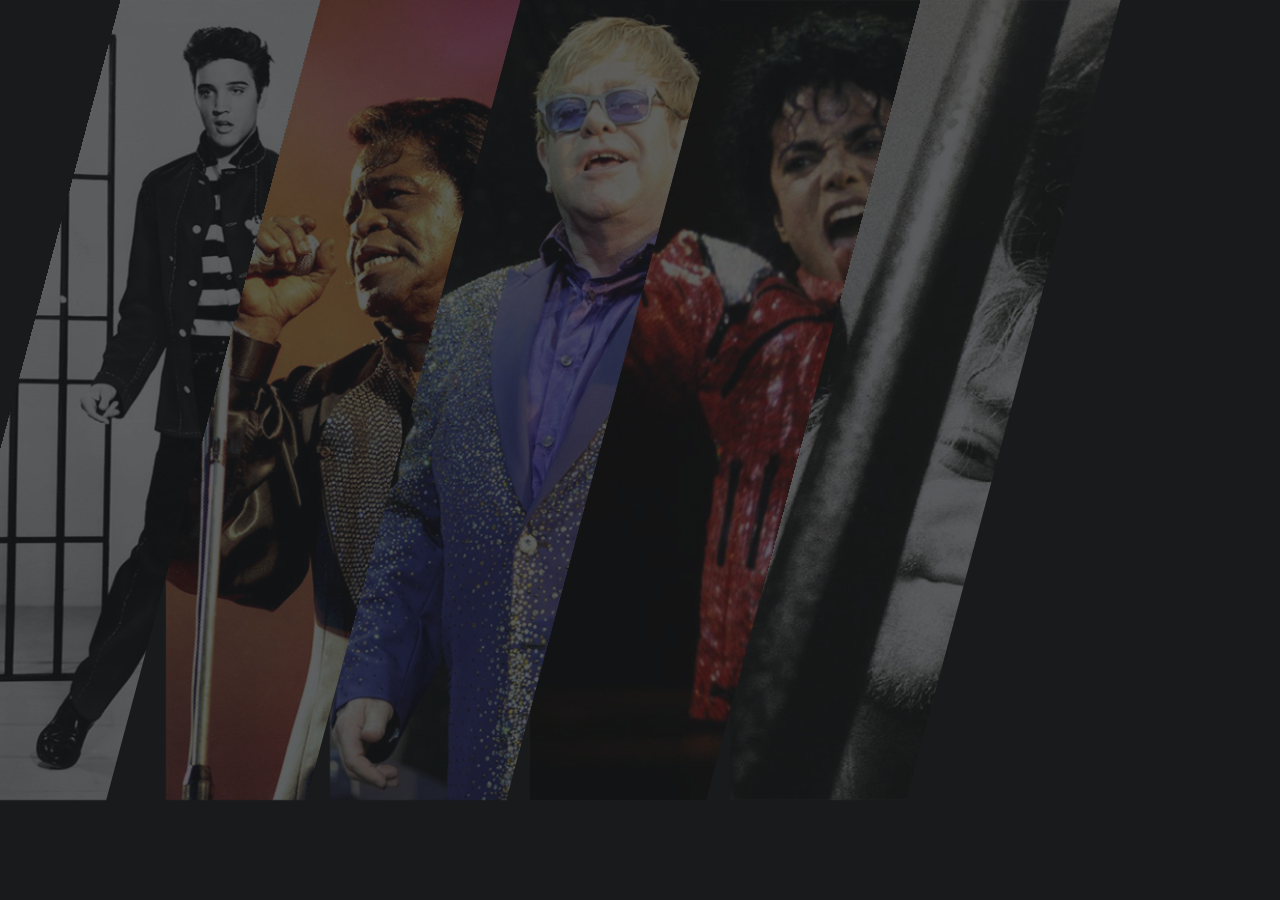
<file: index.html>
<!DOCTYPE html>
<html lang="en">
<head>
    <title>Timusic</title>
    <meta charset="UTF-8">
    <meta name="description" content="Timeline Social Network">
    <meta name="keywords" content="HTML,CSS,JavaScript, PHP, MySQL">
    <meta name="author" content="Timusic">
    <meta name="viewport" content="width=device-width, initial-scale=1.0">
    <link rel="stylesheet" href="assets/css/reset.css">
    <link rel="stylesheet" href="assets/css/style.css">
</head>
<body>
<div class="container">
    <div id="scene" class="scene">
        <div class="layer" data-depth="1.00">
            <!--BLOCK 1950-->
            <a href="#">
                <div class="block border">
                    <div class="block-1"></div>
                </div>
            </a>
            <!--END OF BLOCK 1950-->
            <!--BLOCK 1960-->
            <a href="#">
                <div class="block border">
                    <div class="block-2"></div>
                </div>
            </a>
            <!--END OF BLOCK 1960-->
            <!--BLOCK 1970-->
            <a href="#">
                <div class="block border">
                    <div class="block-3"></div>
                </div>
            </a>
            <!--END OF BLOCK 1970-->
            <!--BLOCK 1980-->
            <a href="#">
                <div class="block border">
                    <div class="block-4"></div>
                </div>
            </a>
            <!--END OF BLOCK 1980-->
            <!--BLOCK 1990-->
            <a href="#">
                <div class="block border">
                    <div class="block-5"></div>
                </div>
            </a>
            <!--END OF BLOCK 1990-->
        </div>
        <!--END OF DIV LAYER-->
    </div>
    <!--END OF DIV SCENE-->
</div>
<!--END OF DIV CONTAINER-->

<script src="https://code.jquery.com/jquery-3.0.0.min.js"></script>
<script src="assets/js/parallax.js"></script>
<script>
    var scene = document.getElementById('scene');
    var parallax = new Parallax(scene);
</script>
<script>
    $('.block-1')
            .on('click', function () {
                $('.block-1').css({
                    'background': 'black',
                    'width': '100%'
                });
            });
</script>
</body>
</html>
</file>
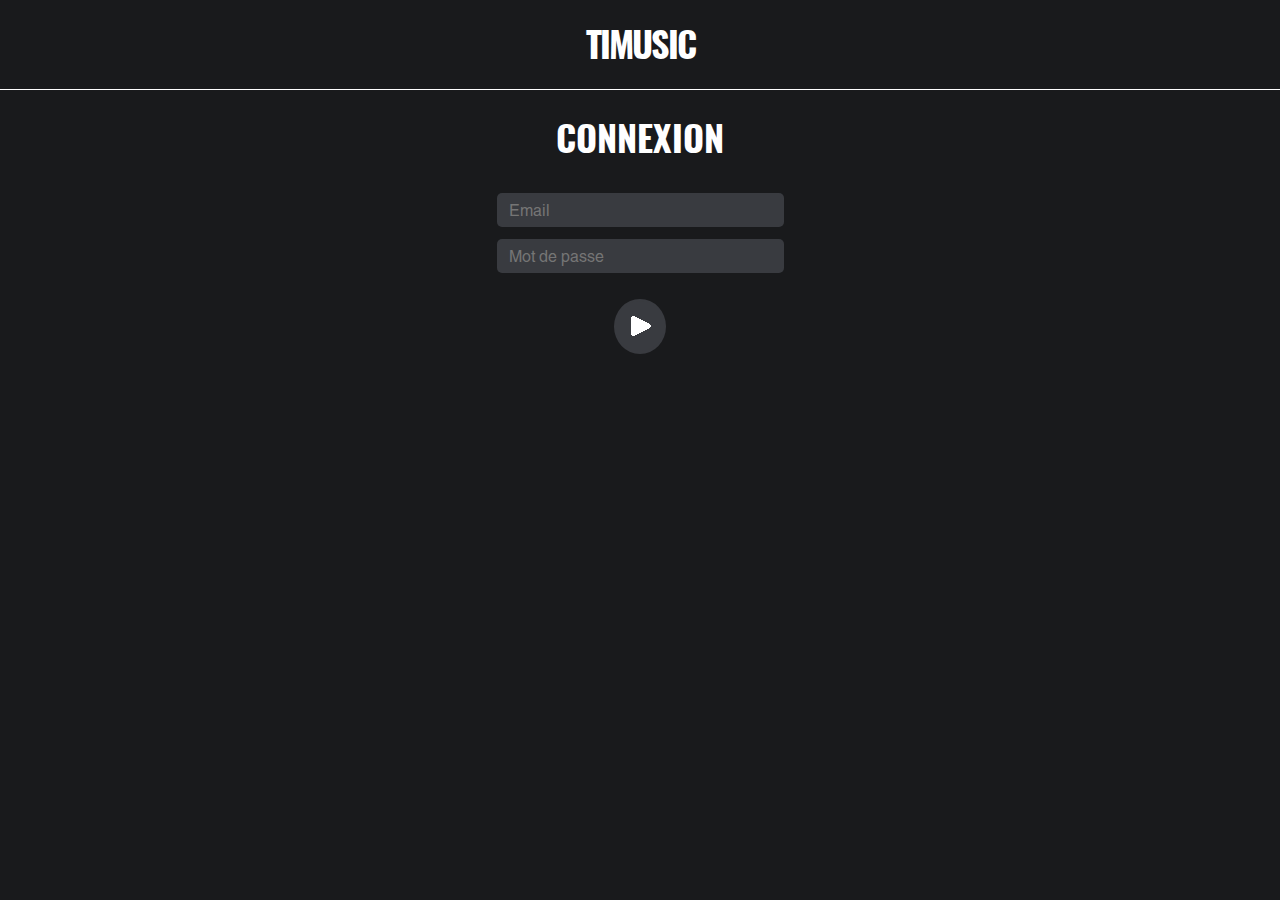
<file: connection.html>
<!DOCTYPE html>
<html lang="en">
<head>
    <meta charset="UTF-8">
    <title>Timusic - Connexion</title>
    <meta charset="UTF-8">
    <meta name="description" content="Timeline Social Network">
    <meta name="keywords" content="HTML,CSS,JavaScript, PHP, MySQL">
    <meta name="author" content="Timusic">
    <meta name="viewport" content="width=device-width, initial-scale=1.0">
    <link rel="stylesheet" href="assets/css/reset.css">
    <link rel="stylesheet" href="assets/css/style.css">
</head>
<body>
<header>
    <h1>Timusic</h1>
</header>
<section class="connection">
    <form action="" method="">
        <h2>connexion</h2>
        <input type="email" placeholder="Email" required><br>
        <input type="password" placeholder="Mot de passe" required><br>
        <input type="submit" value="" src="assets/img/pictogram/button_submit.png">
    </form>
</section>
</body>
</html>
</file>
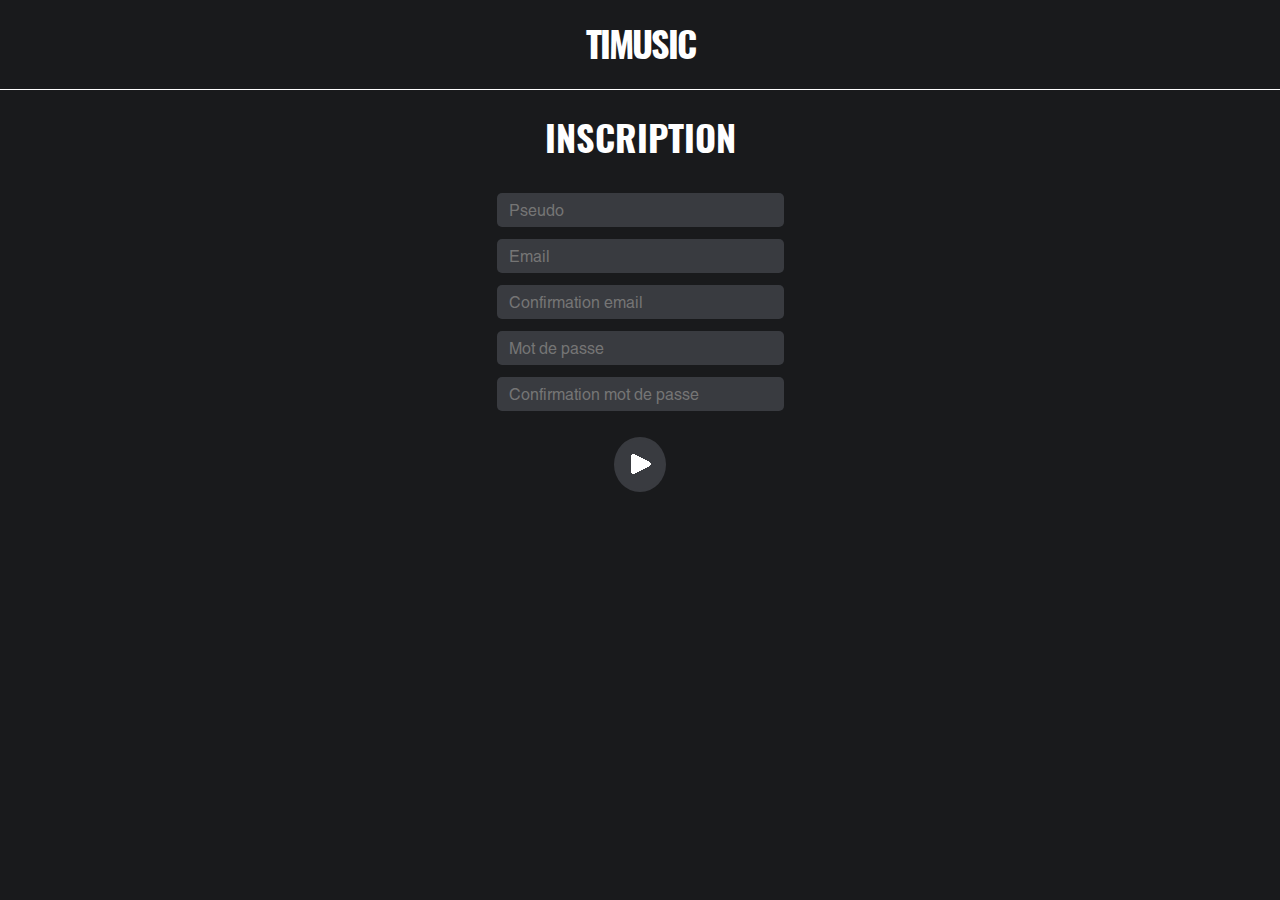
<file: registration.html>
<!DOCTYPE html>
<html lang="en">
<head>
    <meta charset="UTF-8">
    <title>Timusic - Inscription</title>
    <meta charset="UTF-8">
    <meta name="description" content="Timeline Social Network">
    <meta name="keywords" content="HTML,CSS,JavaScript, PHP, MySQL">
    <meta name="author" content="Timusic">
    <meta name="viewport" content="width=device-width, initial-scale=1.0">
    <link rel="stylesheet" href="assets/css/reset.css">
    <link rel="stylesheet" href="assets/css/style.css">
</head>
<body>
<header>
    <h1>Timusic</h1>
</header>
<section class="registration">
    <form action="" method="">
        <h2>inscription</h2>
        <input type="text" placeholder="Pseudo" required><br>
        <input type="email" placeholder="Email" required><br>
        <input type="email" placeholder="Confirmation email" required><br>
        <input type="password" placeholder="Mot de passe" required><br>
        <input type="password" placeholder="Confirmation mot de passe" required><br>
        <input type="submit" value="" src="assets/img/pictogram/button_submit.png">
    </form>
</section>
</body>
</html>
</file>
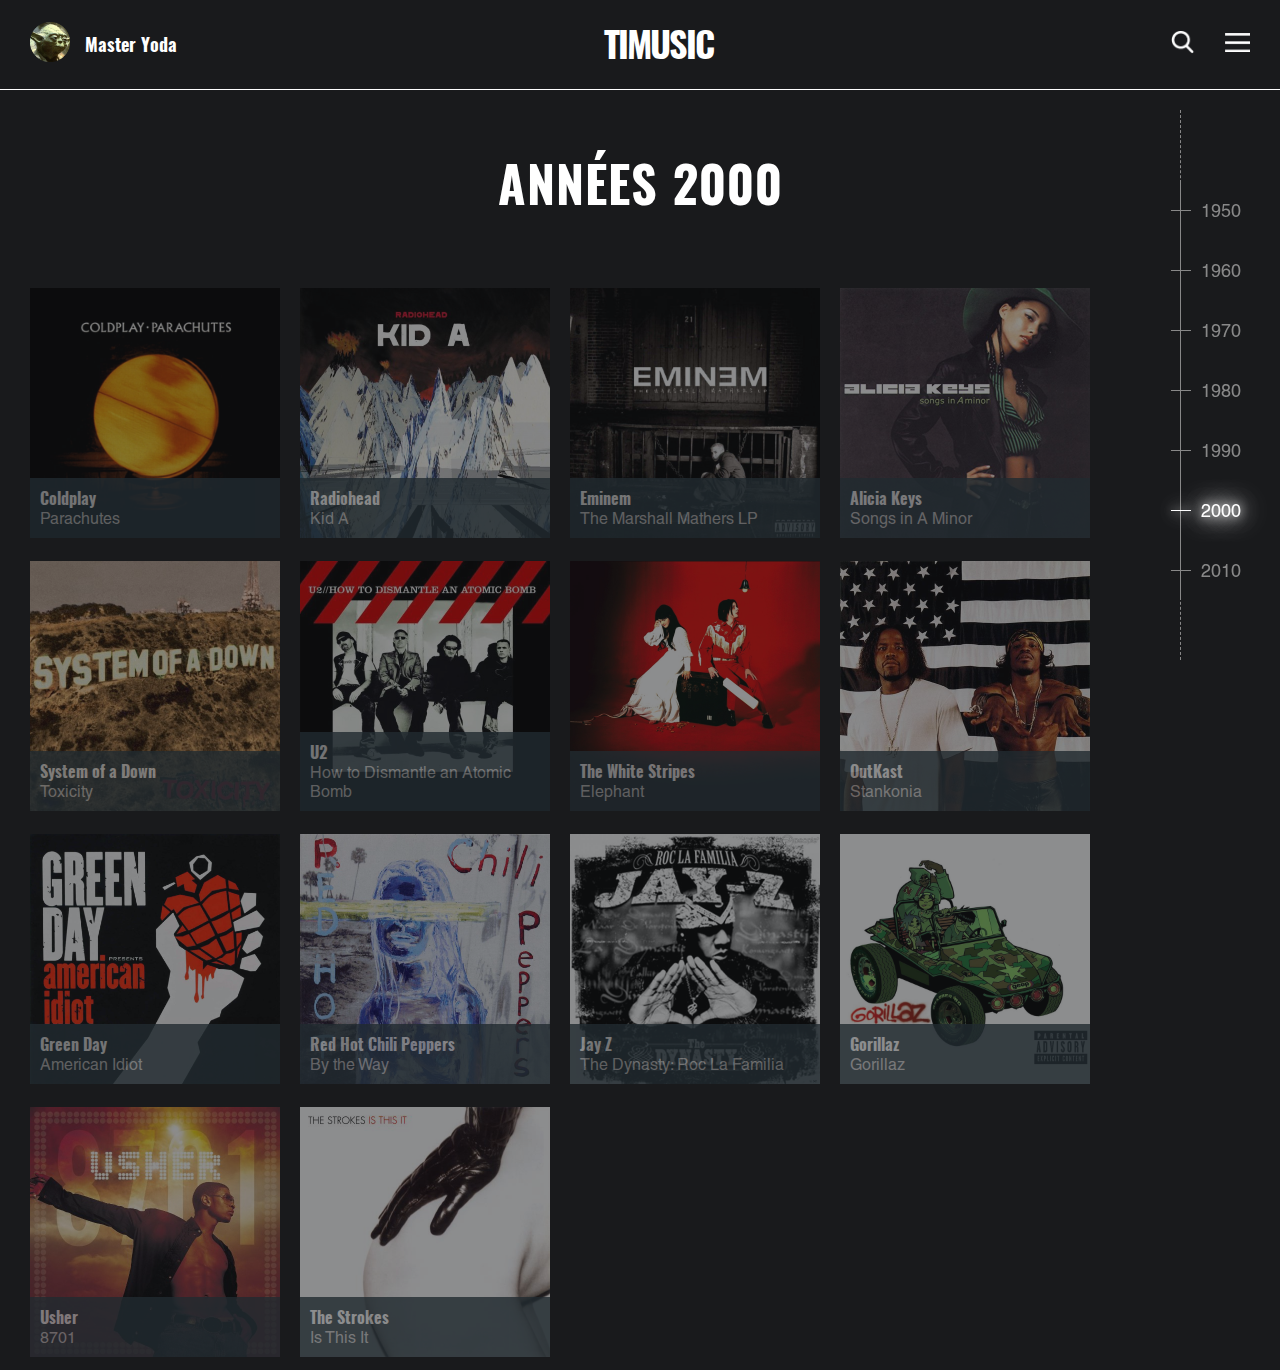
<file: timeline.html>
<!DOCTYPE html>
<html lang="en">
<head>
  <meta charset="UTF-8">
  <title>Timusic - Timeline</title>
  <meta charset="UTF-8">
  <meta name="description" content="Timeline Social Network">
  <meta name="keywords" content="HTML,CSS,JavaScript, PHP, MySQL">
  <meta name="author" content="Timusic">
  <meta name="viewport" content="width=device-width, initial-scale=1.0">
  <link rel="stylesheet" href="assets/css/reset.css">
  <link rel="stylesheet" href="assets/css/style.css">
  <link rel="stylesheet" href="assets/css/jquery.modal.css" type="text/css" media="screen"/>
</head>
<body>
<header>
  <nav>
    <ul>
      <li>
        <a href="">
          <img src="assets/img/profile/yoda.png" alt="Avatar Profil">
          <h2>Master Yoda</h2>
        </a>
      </li>
      <li>
        <a href="">
          <h1>Timusic</h1>
        </a>
      </li>
      <li>
        <ul>
          <li>
            <a href="">
              <img src="assets/img/pictogram/search.png" alt="Search icon">
            </a>
          </li>
          <li>
            <a href="">
              <img src="assets/img/pictogram/burger.png" alt="Menu Burger">
            </a>
          </li>
        </ul>
      </li>
    </ul>
  </nav>
</header>
<nav class="timeline-nav">
  <div class="timeline">
    <ul>
      <li>
        <a href="">
          <div class="side-line">
            <p>1950</p>
          </div>
        </a>
      </li>
      <li>
        <a href="">
          <div class="side-line">
            <p>1960</p>
          </div>
        </a>
      </li>
      <li>
        <a href="">
          <div class="side-line">
            <p>1970</p>
          </div>
        </a>
      </li>
      <li>
        <a href="">
          <div class="side-line">
            <p>1980</p>
          </div>
        </a>
      </li>
      <li>
        <a href="">
          <div class="side-line">
            <p>1990</p>
          </div>
        </a>
      </li>
      <li>
        <a href="">
          <div class="side-line active">
            <p>2000</p>
          </div>
        </a>
      </li>
      <li>
        <a href="">
          <div class="side-line">
            <p>2010</p>
          </div>
        </a>
      </li>
    </ul>
  </div>
</nav>
<section class="album">
  <h1>Années 2000</h1>
  <ul class="container-album">
    <li>
      <a href="#coldplay" rel="modal:open">
        <div class="block-album">
          <img src="assets/img/album/parachutes-coldplay.jpg" alt="Coldplay Parachutes">
          <div class="content-album">
            <h2>Coldplay</h2>
            <h3>Parachutes</h3>
          </div>
        </div>
      </a>
    </li>
    <li>
      <a href="#coldplay" rel="modal:open">
        <div class="block-album">
          <img src="assets/img/album/radiohead.jpg" alt="Radiohead Kid A">
          <div class="content-album">
            <h2>Radiohead</h2>
            <h3>Kid A</h3>
          </div>
        </div>
      </a>
    </li>
    <li>
      <a href="#coldplay" rel="modal:open">
        <div class="block-album">
          <img src="assets/img/album/eminem-cover-album-marshall-mathers-lp.jpg" alt="Eminem The Marshall Mathers LP">
          <div class="content-album">
            <h2>Eminem</h2>
            <h3>The Marshall Mathers LP</h3>
          </div>
        </div>
      </a>
    </li>
    <li>
      <a href="#coldplay" rel="modal:open">
        <div class="block-album">
          <img src="assets/img/album/alicia.jpg" alt="Alicia Keys Songs in A Minor">
          <div class="content-album">
            <h2>Alicia Keys</h2>
            <h3>Songs in A Minor</h3>
          </div>
        </div>
      </a>
    </li>
    <li>
      <a href="#coldplay" rel="modal:open">
        <div class="block-album">
          <img src="assets/img/album/system.jpg" alt="System of a Down Toxicity">
          <div class="content-album">
            <h2>System of a Down</h2>
            <h3>Toxicity</h3>
          </div>
        </div>
      </a>
    </li>
    <li>
      <a href="#coldplay" rel="modal:open">
        <div class="block-album">
          <img src="assets/img/album/u2.jpg" alt="U2 How to Dismantle an Atomic Bomb">
          <div class="content-album">
            <h2>U2</h2>
            <h3>How to Dismantle an Atomic Bomb</h3>
          </div>
        </div>
      </a>
    </li>
    <li>
      <a href="#coldplay" rel="modal:open">
        <div class="block-album">
          <img src="assets/img/album/whitestripes.jpg" alt="The White Stripes Elephant">
          <div class="content-album">
            <h2>The White Stripes</h2>
            <h3>Elephant</h3>
          </div>
        </div>
      </a>
    </li>
    <li>
      <a href="#coldplay" rel="modal:open">
        <div class="block-album">
          <img src="assets/img/album/outkast.jpg" alt="OutKast Stankonia">
          <div class="content-album">
            <h2>OutKast</h2>
            <h3>Stankonia</h3>
          </div>
        </div>
      </a>
    </li>
    <li>
      <a href="#coldplay" rel="modal:open">
        <div class="block-album">
          <img src="assets/img/album/greenday.jpg" alt="Green Day American Idiot">
          <div class="content-album">
            <h2>Green Day</h2>
            <h3>American Idiot</h3>
          </div>
        </div>
      </a>
    </li>
    <li>
      <a href="#coldplay" rel="modal:open">
        <div class="block-album">
          <img src="assets/img/album/redhot.jpg" alt="Red Hot Chili Peppers By the Way">
          <div class="content-album">
            <h2>Red Hot Chili Peppers</h2>
            <h3>By the Way</h3>
          </div>
        </div>
      </a>
    </li>
    <li>
      <a href="#coldplay" rel="modal:open">
        <div class="block-album">
          <img src="assets/img/album/jayz.jpg" alt="Jay Z The Dynasty: Roc La Familia ">
          <div class="content-album">
            <h2>Jay Z</h2>
            <h3>The Dynasty: Roc La Familia </h3>
          </div>
        </div>
      </a>
    </li>
    <li>
      <a href="#coldplay" rel="modal:open">
        <div class="block-album">
          <img src="assets/img/album/gorillaz.jpg" alt="Gorillaz">
          <div class="content-album">
            <h2>Gorillaz</h2>
            <h3>Gorillaz</h3>
          </div>
        </div>
      </a>
    </li>
    <li>
      <a href="#coldplay" rel="modal:open">
        <div class="block-album">
          <img src="assets/img/album/usher.jpg" alt="Usher 8701">
          <div class="content-album">
            <h2>Usher</h2>
            <h3>8701</h3>
          </div>
        </div>
      </a>
    </li>
    <li>
      <a href="#coldplay" rel="modal:open">
        <div class="block-album">
          <img src="assets/img/album/strokes.jpg" alt="The Strokes Is This It">
          <div class="content-album">
            <h2>The Strokes</h2>
            <h3>Is This It</h3>
          </div>
        </div>
      </a>
    </li>
  </ul>
</section>
<!--END OF SECTION ALBUMS-->
<div id="coldplay" style="display:none;">
  <div class="left-column-modal">
    <div class="video-album">
      <iframe width="400" height="300" src="https://www.youtube.com/embed/8uxt-FnNy2I?list=PL00176FD3DE99A115"
              frameborder="0" allowfullscreen></iframe>
    </div>
    <div class="information-album">
      <p>
        Parachutes est le premier album du groupe anglais Coldplay. Il est sorti en septembre 2000 en France, et le 7
        juin 2000 au Royaume-Uni.
        Produit par le groupe et Ken Nelson (à l'exception de High Speed, produite par Chris Allison),
        il fut globalement très bien reçu par le public et les critiques, certifié "platine" 7 fois au Royaume-Uni
        (où il se poste à la douzième place des 20 plus grosses ventes du xxie siècle, avec plus 2,4 millions
        d'exemplaires écoulés à ce jour),
        et 2 fois aux États-Unis depuis sa sortie. Il fut primé du "Grammy Award for Best Alternative Music Album" en
        2002 et du "Best British Album" au Brit Awards de 2001.
      </p>
    </div>
  </div>

  <section class="comment">
    <article>
      <div class="title-article">
        <h1>Coldplay</h1>
        <h2>Parachutes</h2>
      </div>
      <!--END OF TITLE ARTICLE-->
      <div class="text-comment">
        <img src="assets/img/profile/yoda.png" alt="Avatar Profil">
        <h3>Master Yoda</h3>
        <p>Inconnu il y a douze mois, quand le groupe végétait sur le paillasson de Radiohead,
          Coldplay vient de donner à l’Angleterre une magistrale leçon d’écriture pop et romantique avec Parachutes.
          <small>publié il y a 2h</small>
        </p>
      </div>
      <!--END OF TEXT COMMENT-->
      <div class="text-comment">
        <img src="assets/img/profile/morgan.png" alt="Avatar Profil">
        <h3>Morgan</h3>
        <p>L'un des plus beaux albums pop rock des années 2000 !</p>
        <p>publié il y a 8h</p>
      </div>
      <!--END OF TEXT COMMENT-->
    </article>
  </section>
</div>
<script src="assets/js/jquery-3.0.0.min.js"></script>
<script src="assets/js/jquery.modal.min.js" type="text/javascript" charset="utf-8"></script>
</body>
</html>
</file>
<file: assets/css/style.css>
/*HEADER*/
header {
    text-align: center;
    padding: 20px 30px;
    margin-bottom: 20px;
    border-bottom: 1px solid #ffffff;
}
header h1 {
    display: inline-block;
    font: 36px Oswald, Arial, 'sans-serif';
    text-align: center;
    color: #ffffff;
    text-transform: uppercase;
    letter-spacing: -2px;
}
header ul li a {
    text-decoration: none;
}
header ul {
    display: flex;
    justify-content: space-between;
    align-items: center;
}
header nav ul li {
    display: inline-block;
}
header nav ul li a:first-child {
    color: #fff;
    font: 18px Oswald, Arial, 'sans-serif';
    display: inline-block;
}
header nav ul li a:first-child h2 {
    display: inline-block;
    align-self: inherit;
    vertical-align: 10px;
    margin-left: 10px;
}
header nav ul li:last-child {
    margin-left: 30px;
}
header nav ul li a img {
    width: 40px;
}
header nav ul li ul li a img {
    width: 25px;
}
    /*NAVIGATION PAGE*/
body {
    background: #191a1c;
}
.container {
    display: block;
    margin: 0 auto;
}
.block{
    width:200px;
    height:100vh;
    -webkit-transform:skew(-15deg);
    -moz-transform:skew(-15deg);
    -o-transform:skew(-15deg);
    transform:skew(-15deg);
    overflow: hidden;
    float: left;
    display: inline-block;
    z-index: 1;
    position: relative;
    box-sizing: border-box;
    transition: box-shadow 0.5s ease-in-out;
}
.block:hover{
    width: 400px;
    border: 5px solid #ffd722;
}
.block-1:hover,
.block-2:hover,
.block-3:hover,
.block-4:hover {
    width: 700px;
    opacity: 1;
}
.block-1,
.block-2,
.block-3,
.block-4,
.block-5 {
    background-size: cover;
    width:600px;
    height:100vh;
    transition: 0.3s ease;
    opacity: 0.3;
    -webkit-transform:skew(-165deg);
    -moz-transform:skew(-165deg);
    -o-transform:skew(-165deg);
    transform:skew(-165deg);
    position: absolute;
    left: -70px;
}
.block-1 {
    background: url("../img/nav/elvis.jpg") no-repeat 50% 0;
}
.block-2 {
    background: url("../img/nav/james-brown.jpg") no-repeat 50% 0%;
}
.block-3 {
    background: url("../img/nav/elton-john.jpg") no-repeat 50% 0%;
}
.block-4 {
    background: url("../img/nav/mickael-jackson.jpg") no-repeat 50% 0%;
}
.block-5 {
    background: url("../img/nav/nirvana.jpg") no-repeat 50% 0%;
}
/*NAVIGATION TIMELINE*/
.timeline-nav {
    float: right;
    display: block;
    height: 550px;
    width: 100px;
    border-left: 1px dashed #888888;
}
.timeline {
    position: fixed;
    top: 20%;
    right: 0;
    height: 420px;
    width: 100px;
    display: block;
    float: right;
    border-left: 1px solid #888888;
}
.timeline ul li a {
    color: #888888;
    text-decoration: none;
    font: 18px Helvetica, Arial, 'sans-serif';
}
.timeline ul {
    position: relative;
}
.timeline ul li {
    padding: 30px;
}
.side-line {
    position: absolute;
    width: 20px;
    height: 1px;
    left: -10px;
    background: #888888;
}
.side-line p{
    position: absolute;
    top: -10px;
    left: 30px;
}
.timeline ul li a:active,
.timeline ul li a:hover,
.active {
    color: #fff;
    text-shadow: 0 0 10px #fff,
                 0 0 20px #fff,
                 0 0 30px #fff,
                 0 0 40px #fff;
}
.side-line:active,
.side-line:hover,
.active {
    background: #fff;
    box-shadow: 0 0 10px #fff,
                0 0 20px #fff,
                0 0 30px #fff,
                0 0 40px #fff;
}
/*TIMELINE PAGE*/
section.album h1 {
    text-align: center;
    font: 50px Oswald, Arial, 'sans-serif';
    color: #fff;
    text-transform: uppercase;
    letter-spacing: 1px;
    padding: 40px 100px 60px;
}
.container-album {
    display: flex;
    flex-wrap: wrap;
    margin-left: 20px;
}
.content-album {
    width: 250px;
    position: absolute;
    bottom: 3px;
    left: 0;
    background: #293b44;
    opacity: 0.8;
    padding: 10px;
}
.content-album h2 {
    font: 16px Oswald, Arial, 'sans-serif';
    color: #ffffff;
}
.content-album h3 {
    font: 16px Helvetica, Arial, 'sans-serif';
    color: #cccccc;
}
.block-album {
    margin: 10px;
    position: relative;
    opacity: 0.5;
}
.block-album img {
    width: 250px;
    height: 250px;
}
.block-album:hover {
    opacity: 1;
}
/*CONNECTION AND REGISTRATION PAGES*/
.connection,
.registration {
    text-align: center;
}
section.connection h2,
section.registration h2 {
    font: 36px Oswald;
    color: #FFF;
    text-transform: uppercase;
    text-align: center;
    margin: 24px 0;
}
input{
    color: #FFF;
    font: 16px Helvetica, Arial, 'sans-serif';
}
input[type=text]{
    width: 263px;
    height: 34px;
    border-radius: 5px;
    border: none;
    background-color: #393b40;
    margin: 6px 0;
    padding: 0 12px;
}
input[type=email]{
    width: 263px;
    height: 34px;
    border-radius: 5px;
    border: none;
    background-color: #393b40;
    margin: 6px 0;
    padding: 0 12px;
}
input[type=password]{
    width: 263px;
    height: 34px;
    border-radius: 5px;
    border: none;
    background-color: #393b40;
    margin: 6px 0;
    padding: 0 12px;
}
input[type="submit"]{
    border: 0;
    background: #393b40 url("../img/pictogram/button_submit.png") no-repeat ;
    margin: 20px 0;
    height: 55px;
    width: 52px;
    border-radius: 50%;
    outline: none;
    transition: 0.3s ease-in-out;
}
input[type="submit"]:hover {
    box-shadow: #1b75bc 0 0 40px 10px;
    border-radius: 50%;
}
/*MODAL*/
/*Comment*/
.modal {
    font-family: Helvetica, Arial, 'sans-serif';
}
.comment {
    display: inline-block;
    width: 540px;
    float: right;
}
.left-column-modal {
    display: inline-block;
    width: 400px;
}
.title-article {
    display: flex;
    flex-direction: column;
    align-items: center;
    background: #101620;
    padding: 10px;
    position: relative;
}
.title-article h1,
.title-article h2 {
    color: #fff;
    font-family: Helvetica, Arial, 'sans-serif';
}
.title-article h1 {
    font: 30px Oswald, Arial, 'sans-serif';
    padding-bottom: 10px;
}
.comment>article>.title-article>p:nth-child(2){
    color: #1b75bc;
    margin: 0 10px;
}
.comment>article>.title-article>p:last-child {
    color: #d76153;
    margin: 0 10px;
}
.text-comment {
    display: flex;
    align-items: center;
    background: #263d4f;
    border-bottom: 1px solid #676769;
    font-family: Helvetica, Arial, 'sans-serif';
    padding: 10px;
}
.text-comment img {
    width: 25px;
    height: 25px;
}
.text-comment h3 {
    color: #ffffff;
    margin: 0 20px;
}
.text-comment p {
    color: #fff;
    position: relative;
}
.text-comment p:nth-child(3) {
    width: 77%;
    border-right: 1px solid #676769;
}
.text-comment small {
    margin-left: 10px;
    color: #7d8389;
}
.information-album {
    background: #0d141d;
    color: #fff;
    padding: 20px;
    margin-top: 20px;
    font: 16px Helvetica, Arial, 'sans-serif';
}
/*TYPOGRAPHY*/
@font-face {
    font-family: 'Helvetica';
    src: url('../font/Helvetica.otf');
}
@font-face {
    font-family: 'Oswald';
    src: url('../font/Oswald-Bold.ttf');
}
</file>
